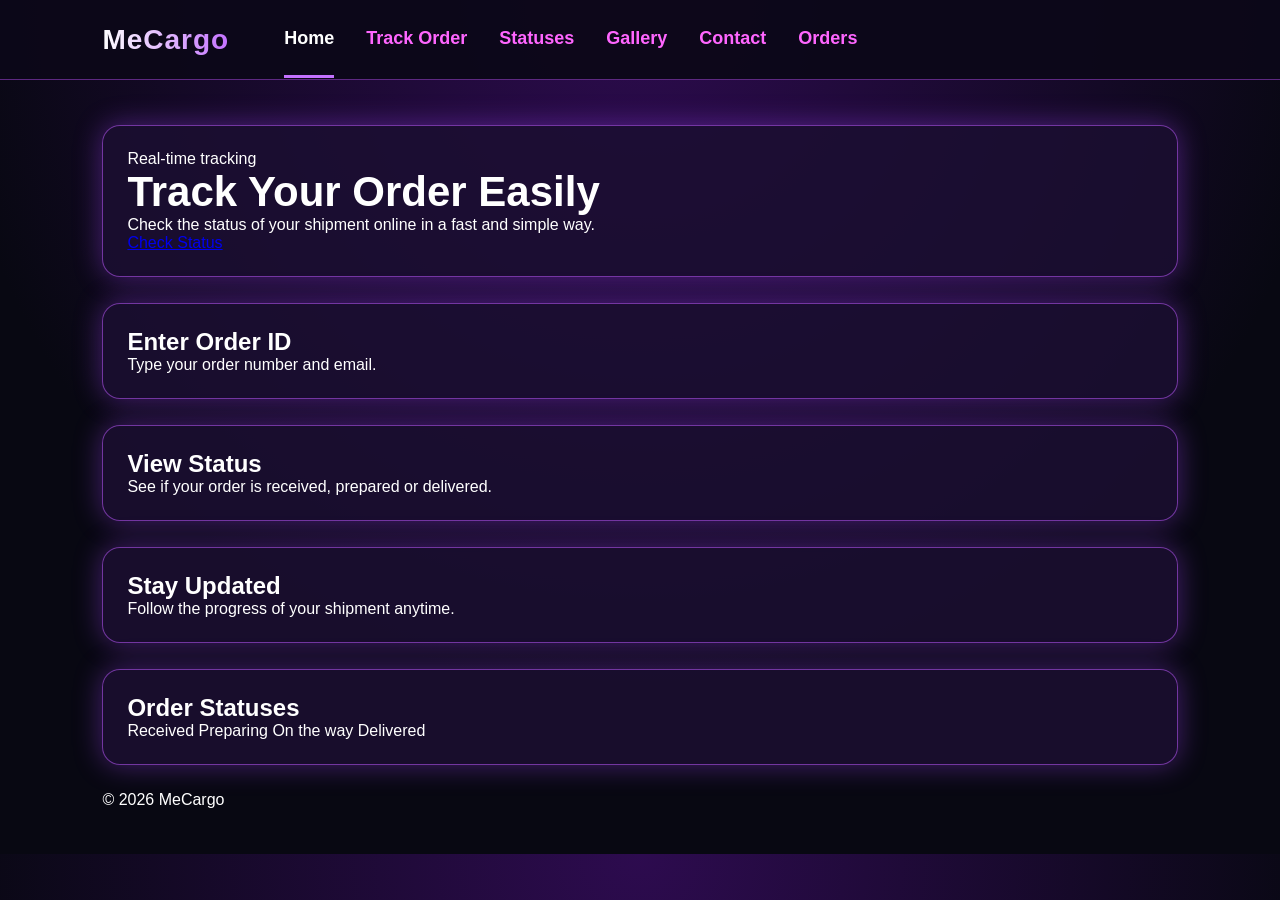
<file: index.html>
<!DOCTYPE html>
<html lang="en">
<head>
  <meta charset="UTF-8">
  <meta name="viewport" content="width=device-width, initial-scale=1.0">
  <title>OrderTrack</title>
  <link rel="stylesheet" href="css/style.css">
</head>
<body>

  <header>
   <nav class="navbar">
  <div class="logo">MeCargo</div>

  <div class="nav-links">
    <a href="index.html" class="active">Home</a>
    <a href="track.html">Track Order</a>
    <a href="statuses.html">Statuses</a>
    <a href="gallery.html">Gallery</a>
    <a href="contact.html">Contact</a>
    <a href="orders.html">Orders</a>
  </div>
</nav>
<main class="container">
  <section class="hero card">
    <span class="tag">Real-time tracking</span>
    <h1>Track Your Order Easily</h1>
    <p>Check the status of your shipment online in a fast and simple way.</p>
    <a href="track.html" class="btn-link">Check Status</a>
  </section>

  <section class="cards-grid">
    <div class="card">
      <h2>Enter Order ID</h2>
      <p>Type your order number and email.</p>
    </div>

    <div class="card">
      <h2>View Status</h2>
      <p>See if your order is received, prepared or delivered.</p>
    </div>

    <div class="card">
      <h2>Stay Updated</h2>
      <p>Follow the progress of your shipment anytime.</p>
    </div>
  </section>

  <section class="card">
    <h2>Order Statuses</h2>
    <div class="status-list">
      <span>Received</span>
      <span>Preparing</span>
      <span>On the way</span>
      <span>Delivered</span>
    </div>
  </section>

  <footer>
    © 2026 MeCargo
  </footer>
</main>
  </header>


</body>
</html>
</file>
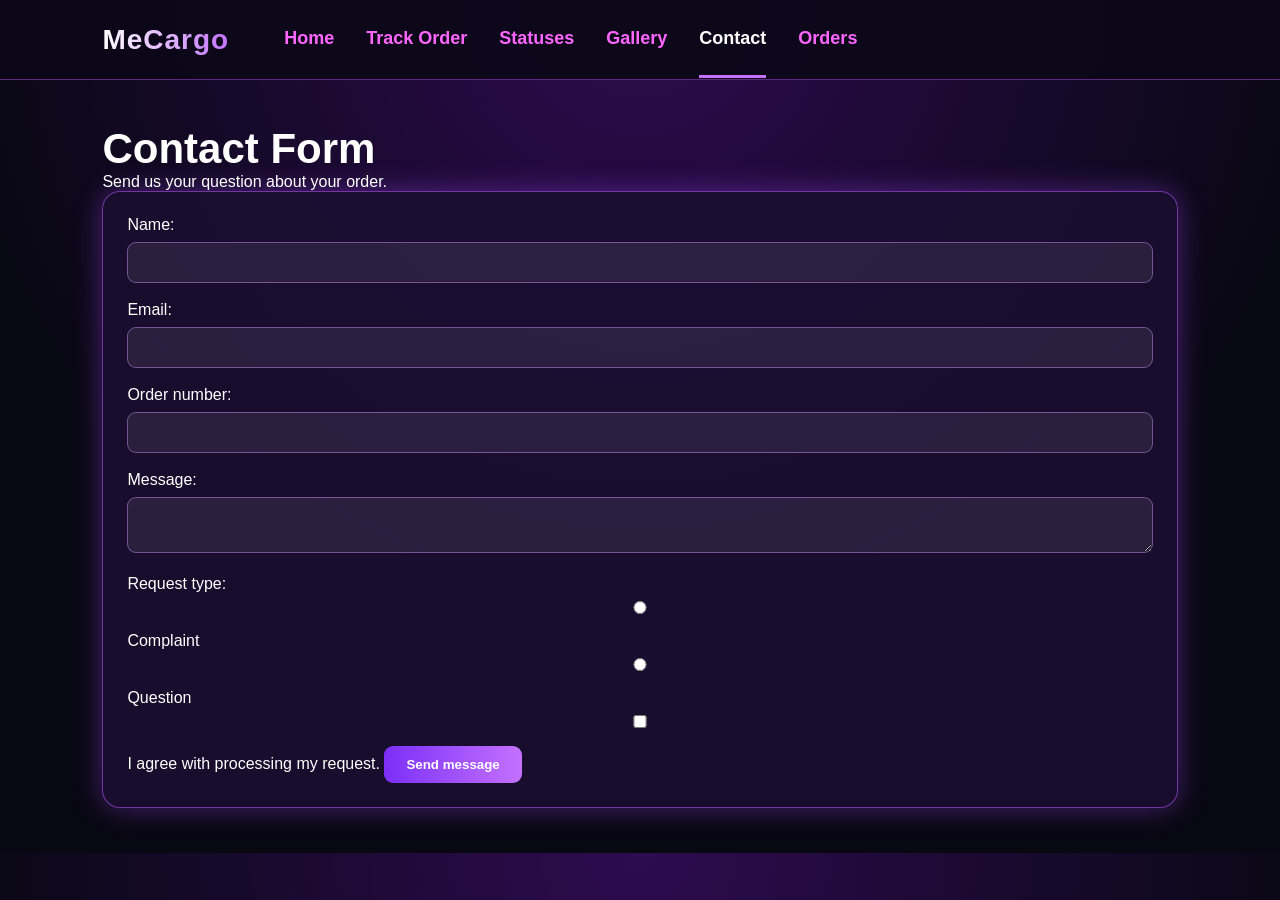
<file: contact.html>
<!DOCTYPE html>
<html lang="en">
<head>
  <meta charset="UTF-8">
  <title>Contact</title>
  <link rel="stylesheet" href="css/style.css">
</head>
<body>

<header>
  <nav class="navbar">
  <div class="logo">MeCargo</div>

  <div class="nav-links">
    <a href="index.html">Home</a>
    <a href="track.html">Track Order</a>
    <a href="statuses.html">Statuses</a>
    <a href="gallery.html">Gallery</a>
    <a href="contact.html" class="active">Contact</a>
    <a href="orders.html">Orders</a>
  </div>
</nav>

<main class="container">
  <h1>Contact Form</h1>
  <p class="subtitle">Send us your question about your order.</p>

  <section class="card">
    <form onsubmit="return validateForm()">
      <label>Name:</label>
      <input type="text" id="name">

      <label>Email:</label>
      <input type="email" id="email">

      <label>Order number:</label>
      <input type="text" id="orderNumber">

      <label>Message:</label>
      <textarea id="message"></textarea>

      <label>Request type:</label>
      <div class="radio-group">
        <label><input type="radio" name="requestType" value="Complaint"> Complaint</label>
        <label><input type="radio" name="requestType" value="Question"> Question</label>
      </div>

      <label class="checkbox-row">
        <input type="checkbox" id="agree">
        I agree with processing my request.
      </label>

      <button type="submit">Send message</button>
    </form>
  </section>
</main>
</header>



<script>
function validateForm() {
  let name = document.getElementById("name").value.trim();
  let email = document.getElementById("email").value.trim();
  let orderNumber = document.getElementById("orderNumber").value.trim();
  let message = document.getElementById("message").value.trim();
  let agree = document.getElementById("agree").checked;
  let requestType = document.querySelector('input[name="requestType"]:checked');

  if (name === "") {
    alert("Please enter your name.");
    return false;
  }

  if (email === "" || !email.includes("@")) {
    alert("Please enter a valid email.");
    return false;
  }

  if (orderNumber === "") {
    alert("Please enter order number.");
    return false;
  }

  if (message.length < 5) {
    alert("Message must have at least 5 characters.");
    return false;
  }

  if (!requestType) {
    alert("Please choose request type.");
    return false;
  }

  if (!agree) {
    alert("You must agree before sending.");
    return false;
  }

  alert("Form was sent successfully.");
  return true;
}
</script>

</body>
</html>
</file>
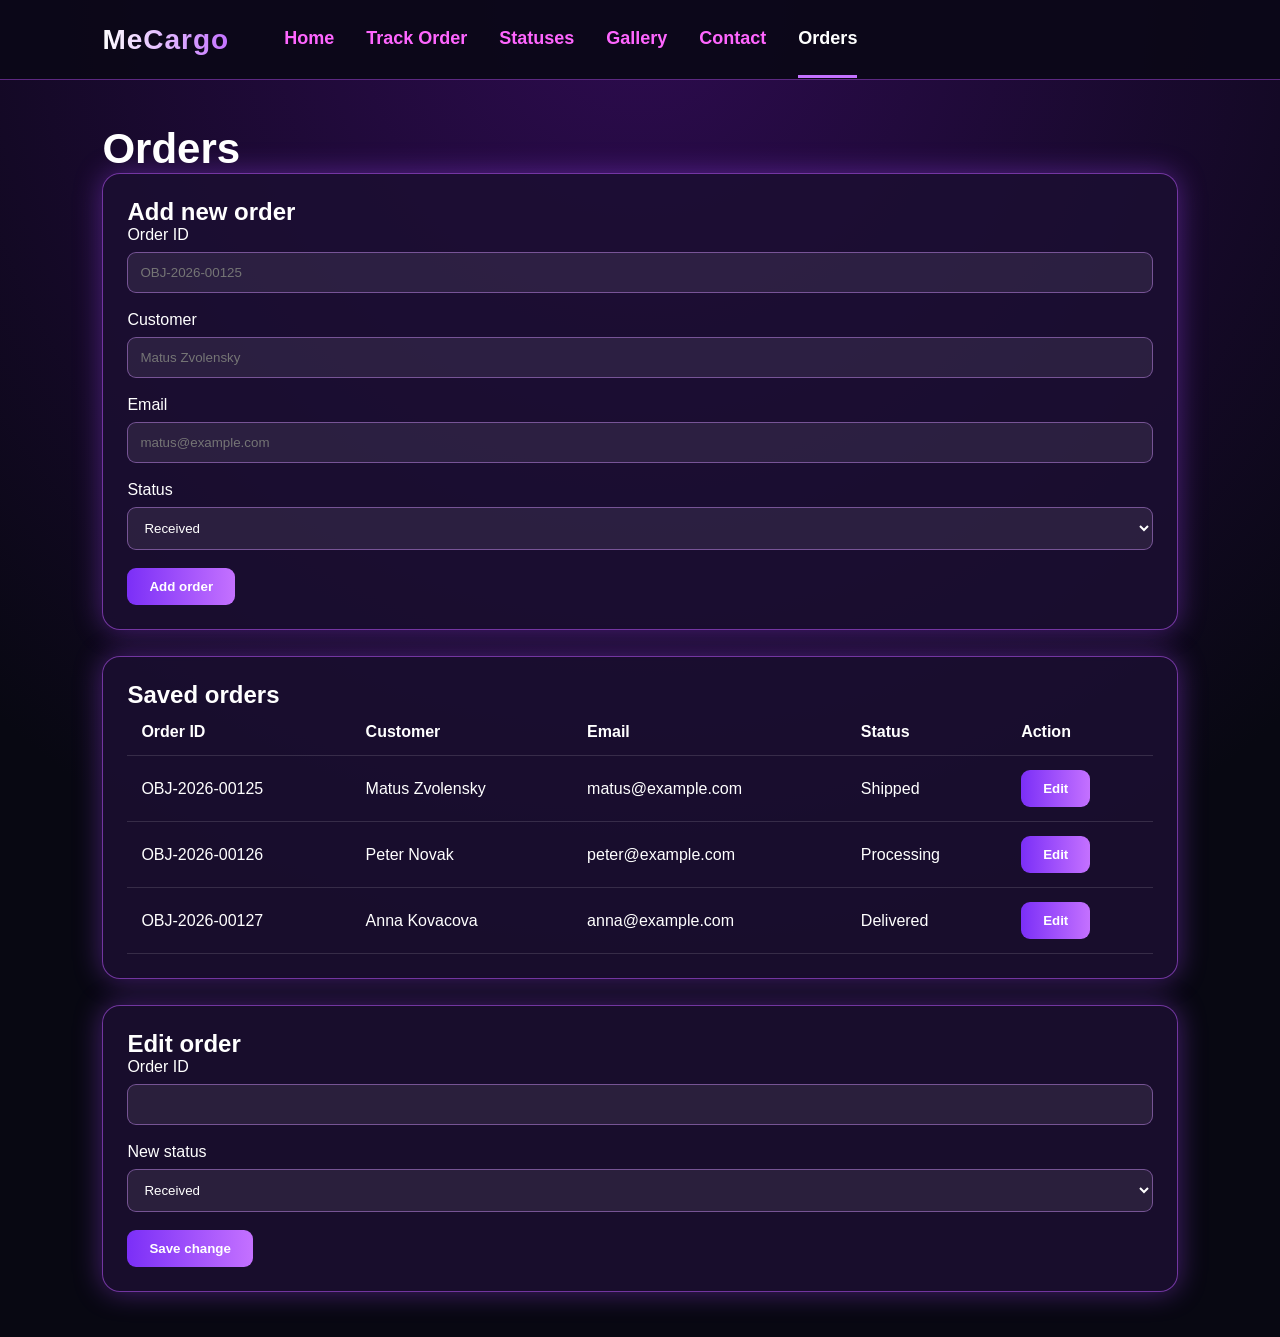
<file: orders.html>
<!DOCTYPE html>
<html lang="sk">
<head>
  <meta charset="UTF-8">
  <title>Orders</title>
  <link rel="stylesheet" href="css/style.css">
</head>
<body>

<nav class="navbar">
  <div class="logo">MeCargo</div>

  <div class="nav-links">
    <a href="index.html">Home</a>
    <a href="track.html">Track Order</a>
    <a href="statuses.html">Statuses</a>
    <a href="gallery.html">Gallery</a>
    <a href="contact.html">Contact</a>
    <a href="orders.html" class="active">Orders</a>
  </div>
</nav>
<main class="container">
  <h1>Orders</h1>

  <section class="card">
    <h2>Add new order</h2>

    <label>Order ID</label>
    <input type="text" id="newId" placeholder="OBJ-2026-00125">

    <label>Customer</label>
    <input type="text" id="newCustomer" placeholder="Matus Zvolensky">

    <label>Email</label>
    <input type="email" id="newEmail" placeholder="matus@example.com">

    <label>Status</label>
    <select id="newStatus">
      <option>Received</option>
      <option>Processing</option>
      <option>On the way</option>
      <option>Delivered</option>
    </select>

    <button onclick="addOrder()">Add order</button>
  </section>

  <section class="card">
    <h2>Saved orders</h2>

    <table>
      <thead>
        <tr>
          <th>Order ID</th>
          <th>Customer</th>
          <th>Email</th>
          <th>Status</th>
          <th>Action</th>
        </tr>
      </thead>
      <tbody id="ordersTable"></tbody>
    </table>
  </section>

  <section class="card">
    <h2>Edit order</h2>

    <label>Order ID</label>
    <input type="text" id="editId" readonly>

    <label>New status</label>
    <select id="editStatus">
      <option>Received</option>
      <option>Processing</option>
      <option>On the way</option>
      <option>Delivered</option>
    </select>

    <button onclick="saveEdit()">Save change</button>
  </section>
</main>

<script src="data/storage.js"></script>
<script src="data/orders.js"></script>


</body>
</html>
</file>
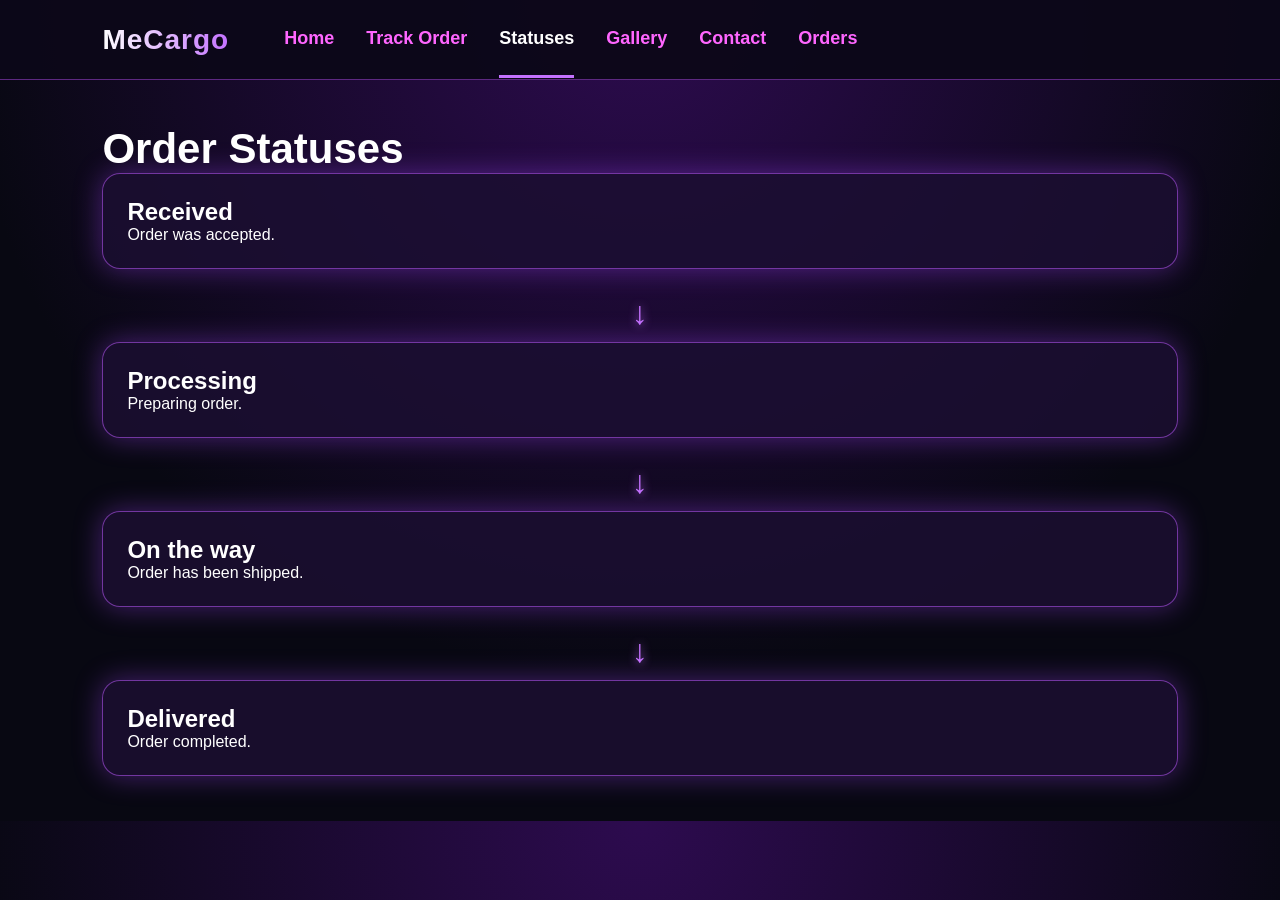
<file: statuses.html>
<!DOCTYPE html>
<html lang="en">
<head>
  <meta charset="UTF-8">
  <title>Statuses</title>
  <link rel="stylesheet" href="css/style.css">
</head>
<body>

<header>
<nav class="navbar">
  <div class="logo">MeCargo</div>

  <div class="nav-links">
    <a href="index.html">Home</a>
    <a href="track.html">Track Order</a>
    <a href="statuses.html" class="active">Statuses</a>
    <a href="gallery.html">Gallery</a>
    <a href="contact.html">Contact</a>
    <a href="orders.html">Orders</a>
  </div>
</nav>
</header>

<main class="container">
  <h1>Order Statuses</h1>

  <section class="card">
    <h2>Received</h2>
    <p>Order was accepted.</p>
  </section>

  <div class="arrow">↓</div>

  <section class="card">
    <h2>Processing</h2>
    <p>Preparing order.</p>
  </section>

  <div class="arrow">↓</div>

  <section class="card">
    <h2>On the way</h2>
    <p>Order has been shipped.</p>
  </section>

  <div class="arrow">↓</div>

  <section class="card">
    <h2>Delivered</h2>
    <p>Order completed.</p>
  </section>
</main>

</body>
</html>
</file>
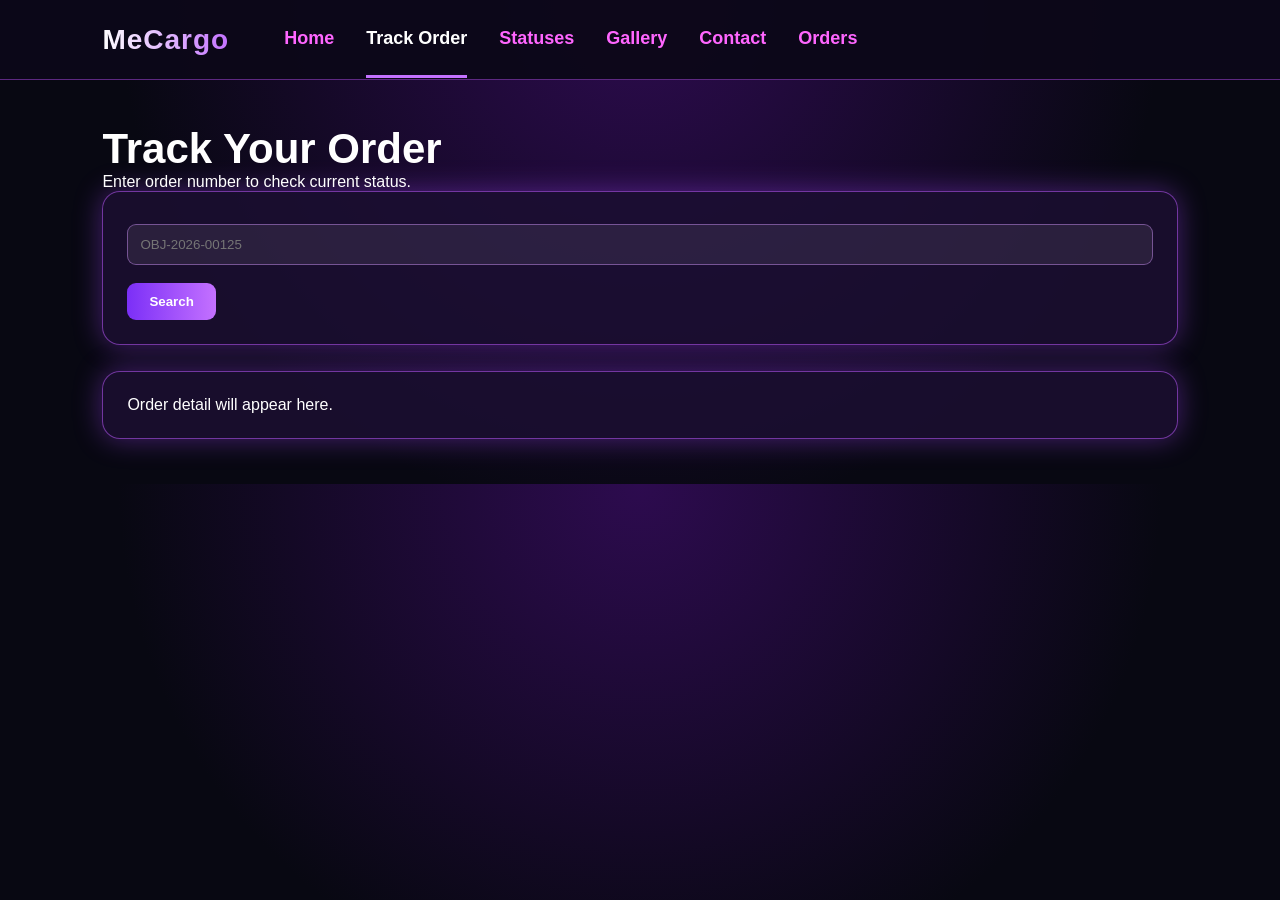
<file: track.html>
<!DOCTYPE html>
<html lang="en">
<head>
  <meta charset="UTF-8">
  <link rel="stylesheet" href="css/style.css">
</head>
<body>

<header>
 <nav class="navbar">
  <div class="logo">MeCargo</div>

  <div class="nav-links">
    <a href="index.html">Home</a>
    <a href="track.html" class="active">Track Order</a>
    <a href="statuses.html">Statuses</a>
    <a href="gallery.html">Gallery</a>
    <a href="contact.html">Contact</a>
    <a href="orders.html">Orders</a>
  </div>
</nav>
<main class="container">
  <h1>Track Your Order</h1>
  <p class="subtitle">Enter order number to check current status.</p>

  <section class="card">
    <input type="text" id="trackInput" placeholder="OBJ-2026-00125">
    <button onclick="trackOrder()">Search</button>
  </section>

  <section class="card" id="trackResult">
    <p>Order detail will appear here.</p>
  </section>
</main>

<script src="data/storage.js"></script>
<script src="data/track.js"></script>


</header>





</body>
</html>
</file>
<file: css/style.css>
* {
  box-sizing: border-box;
}
html {
  overflow-y: scroll;
}
* {
  margin: 0;
  padding: 0;
  box-sizing: border-box;
}
html {
  overflow-y: scroll;
}
.navbar {
  width: 100%;
  height: 80px;

  display: flex;
  align-items: center;
  justify-content: flex-start;

  padding: 0 8%;
  gap: 55px;

  background: rgba(12, 8, 24, 0.96);
  border-bottom: 1px solid rgba(190, 80, 255, 0.45);

  position: sticky;
  top: 0;
  z-index: 1000;
}

body {
  margin: 0;
  background: radial-gradient(circle at top, #2d0b4f, #080812 65%);
  color: #ffffff;
  font-family: Arial, sans-serif;
}

.navbar {
  padding: 22px 8%;
  display: flex;
  gap: 22px;
  align-items: center;
  background: rgba(12, 8, 24, 0.9);
  border-bottom: 1px solid rgba(186, 85, 255, 0.4);
}
}
.nav-links {
  display: flex;
  gap: 28px;
  align-items: center;
}

nav strong {
  font-size: 22px;
  margin-right: 20px;
}

nav a {
  color: #e879f9;
  text-decoration: none;
  font-weight: bold;
}

nav a:hover {
  color: white;
}

.container {
  width: 84%;
  margin: 45px auto;
}

h1 {
  font-size: 42px;
}

.card {
  background: rgba(28, 15, 50, 0.85);
  border: 1px solid rgba(190, 90, 255, 0.55);
  border-radius: 18px;
  padding: 24px;
  margin-bottom: 26px;
  box-shadow: 0 0 28px rgba(166, 70, 255, 0.4);
}

input,
select,
textarea {
  width: 100%;
  padding: 12px;
  margin: 8px 0 18px;
  border-radius: 9px;
  border: 1px solid rgba(210, 150, 255, 0.45);
  background: rgba(255, 255, 255, 0.08);
  color: white;
}

button {
  background: linear-gradient(90deg, #7b2ff7, #c471ff);
  color: white;
  border: none;
  padding: 11px 22px;
  border-radius: 9px;
  cursor: pointer;
  font-weight: bold;
}

table {
  width: 100%;
  border-collapse: collapse;
}

th,
td {
  padding: 14px;
  border-bottom: 1px solid rgba(255,255,255,0.13);
  text-align: left;
}

.badge {
  padding: 6px 10px;
  border-radius: 8px;
  background: rgba(196, 113, 255, 0.25);
}
.nav-links a {
  color: #ff66ff;
  text-decoration: none;
  font-size: 18px;
  font-weight: 600;
  padding: 22px 0;
  border-bottom: 2px solid transparent;
}

.nav-links a.active {
  color: white;
  border-bottom: 3px solid #c471ff;
}

.nav-links a:hover {
  color: white;
}.navbar {
  height: 80px;
  padding: 0 8%;
  display: flex;
  align-items: center;
  gap: 55px;
  background: rgba(12, 8, 24, 0.96);
  border-bottom: 1px solid rgba(190, 80, 255, 0.45);
}

.logo {
  font-family: "Trebuchet MS", Arial, sans-serif;
  font-size: 28px;
  font-weight: 900;
  letter-spacing: 1px;
  background: linear-gradient(90deg, #ffffff, #c471ff);
  -webkit-background-clip: text;
  -webkit-text-fill-color: transparent;
}

.nav-links {
  display: flex;
  gap: 32px;
  align-items: center;
}

.nav-links a {
  color: #ff66ff;
  text-decoration: none;
  font-size: 18px;
  font-weight: 700;
  padding: 26px 0;
  border-bottom: 3px solid transparent;
  transition: 0.2s;
}

.nav-links a:hover {
  color: white;
}

.nav-links a.active {
  color: white;
  border-bottom: 3px solid #c471ff;
}
.arrow {
  display: flex;
  justify-content: center; /* stred */
  align-items: center;

  width: 100%;
  font-size: 32px;
  color: #c471ff;

  text-shadow: 0 0 10px #c471ff;

  margin: 5px 0 10px;
}
.gallery-grid {
  display: grid;
  grid-template-columns: repeat(4, 1fr);
  gap: 22px;
  margin-bottom: 28px;
}

.gallery-grid img {
  width: 100%;
  height: 190px;
  object-fit: cover;
  border-radius: 18px;
  border: 1px solid rgba(190, 90, 255, 0.55);
  box-shadow: 0 0 22px rgba(166, 70, 255, 0.35);
  cursor: pointer;
  transition: 0.25s;
}

.gallery-grid img:hover {
  transform: scale(1.04);
  box-shadow: 0 0 30px rgba(196, 113, 255, 0.6);
}

.preview-box img {
  width: 100%;
  max-height: 430px;
  object-fit: cover;
  border-radius: 16px;
  margin-top: 18px;
}
.gallery-grid {
  display: flex;
  flex-direction: column;
  gap: 22px;
  max-width: 800px;
  margin: 0 auto 28px auto;
}

.gallery-grid a {
  display: block;
  width: 100%;
}

.gallery-grid img {
  width: 100%;
  height: 260px;
  object-fit: cover;
  border-radius: 18px;
}
header {
  display: block;
}
select option {
  background-color: #1e0f37;
  color: white;
}
</file>
